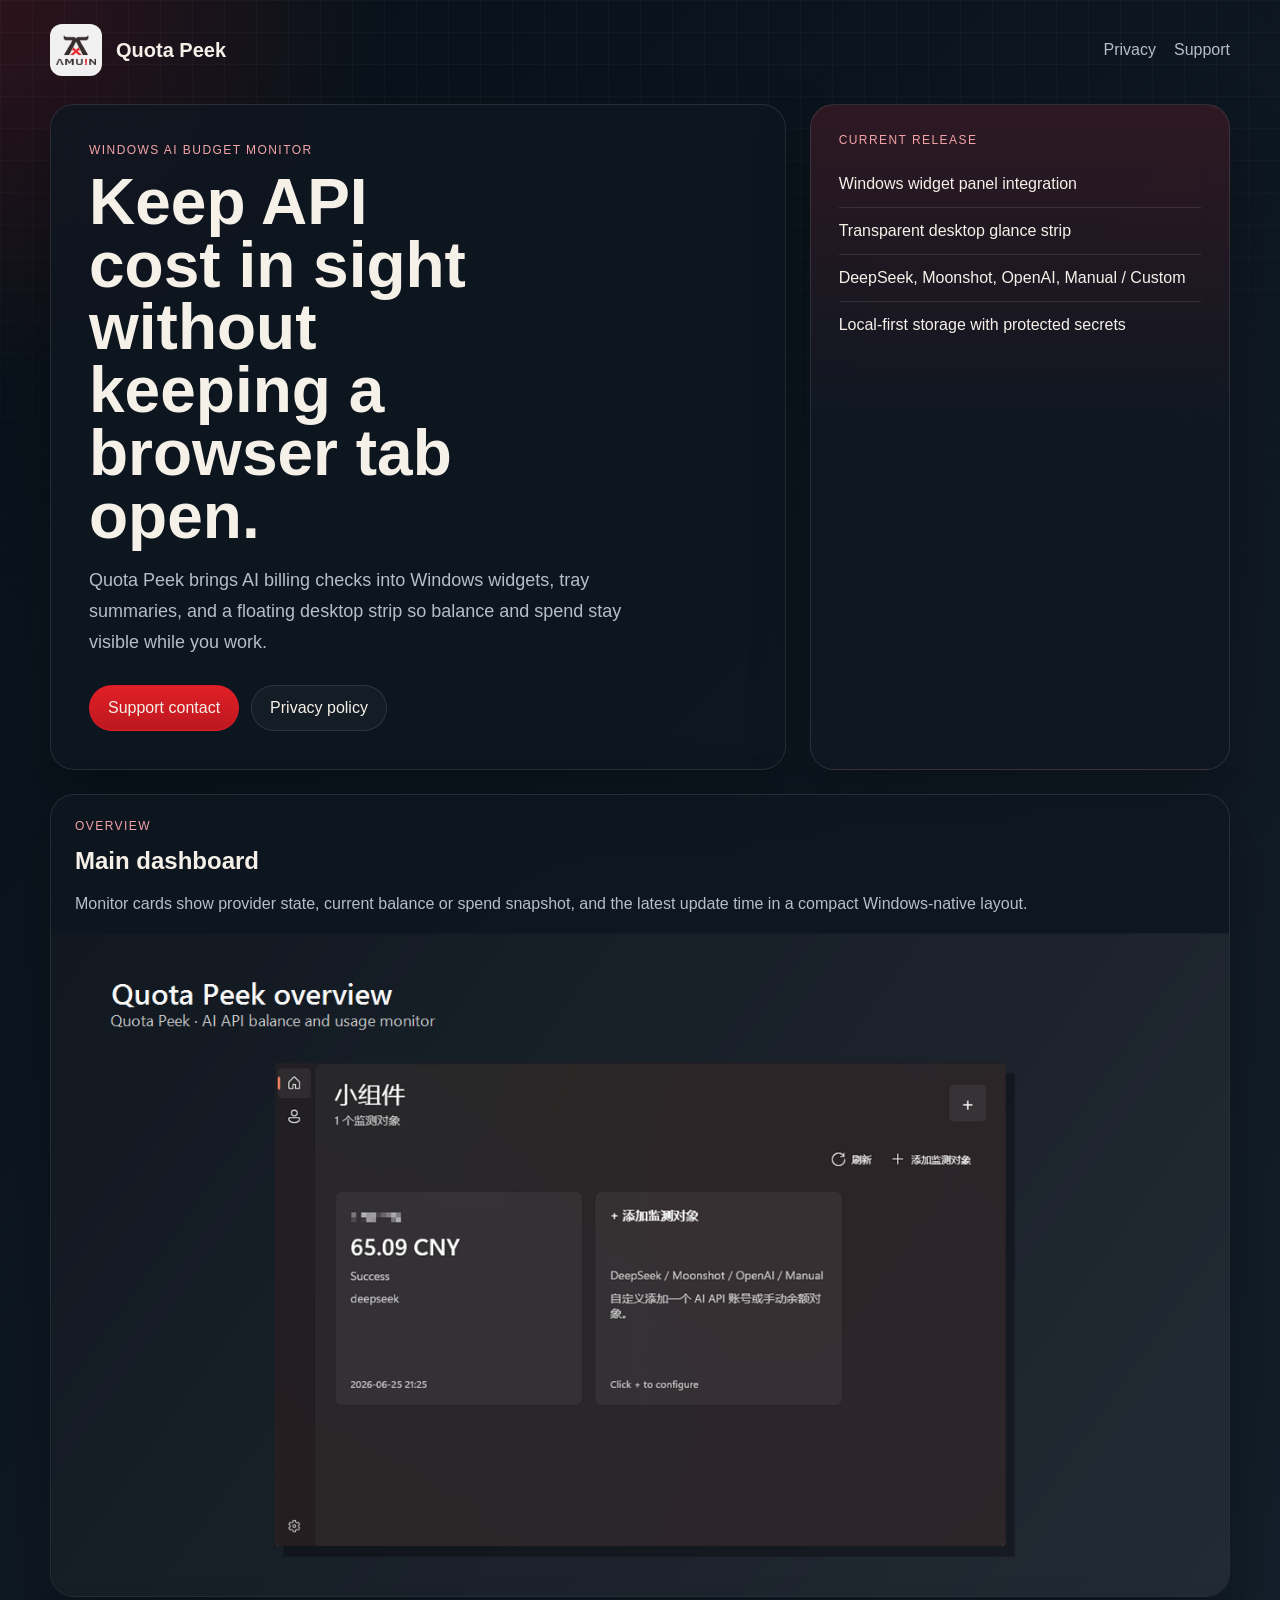
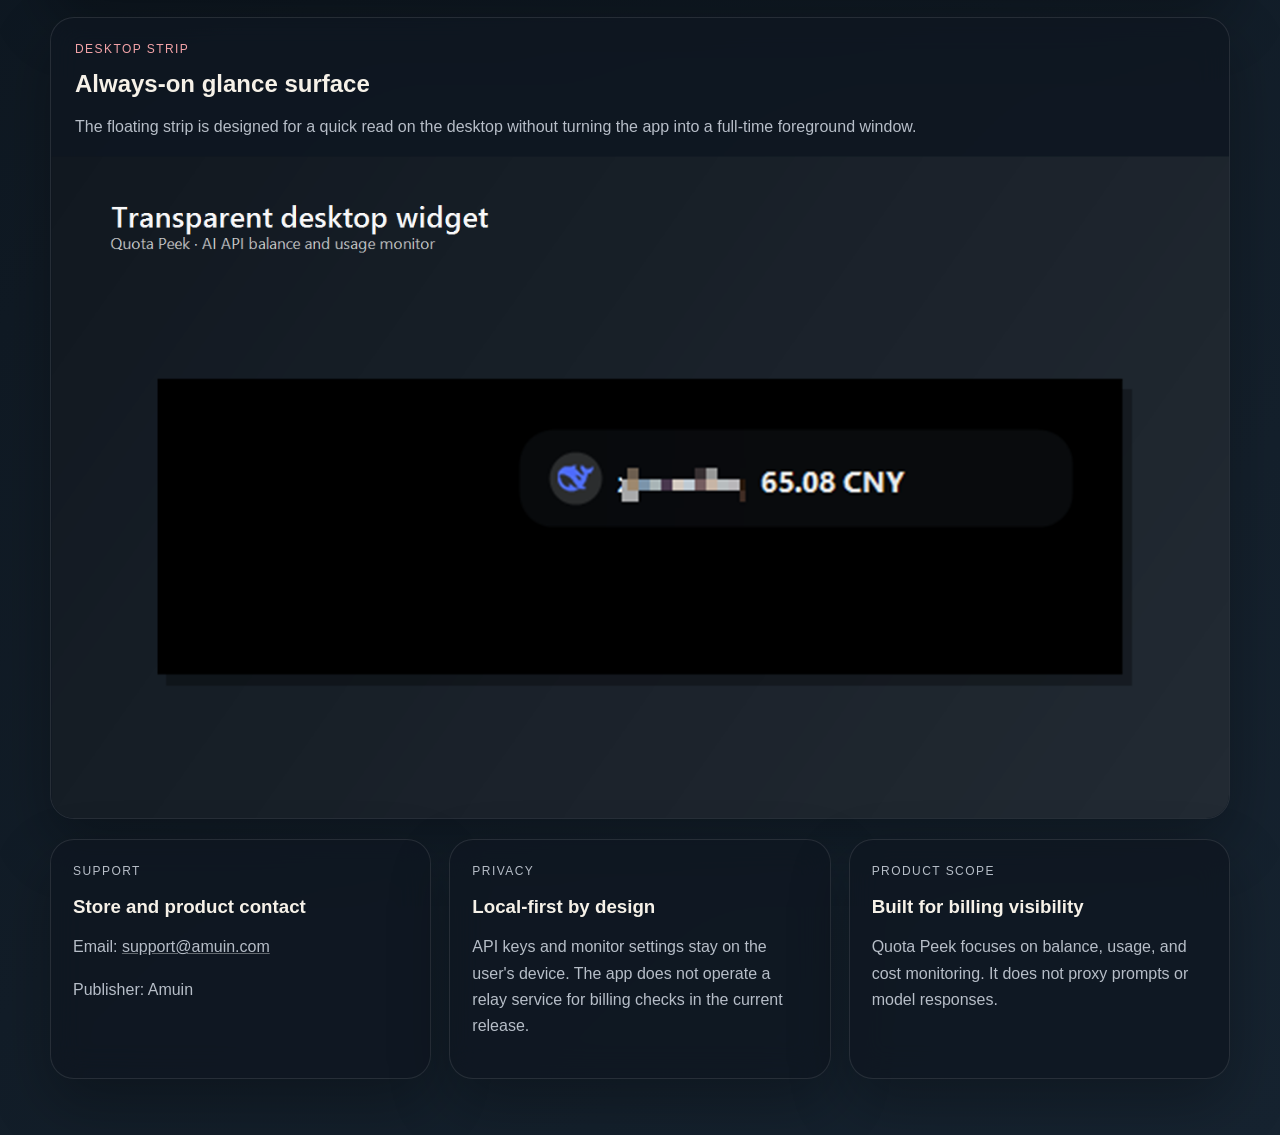
<file: index.html>
<!doctype html>
<html lang="en">
<head>
  <meta charset="utf-8">
  <meta name="viewport" content="width=device-width, initial-scale=1">
  <title>Quota Peek | Amuin</title>
  <meta name="description" content="Quota Peek is a Windows companion for monitoring AI API balance, cost, and usage across desktop widgets and floating glance surfaces.">
  <link rel="stylesheet" href="styles.css">
</head>
<body>
  <div class="backdrop"></div>
  <main class="shell">
    <header class="topbar">
      <a class="brand" href="index.html" aria-label="Quota Peek home">
        <img src="assets/AMUIN-dark.png" alt="Amuin logo">
        <span>Quota Peek</span>
      </a>
      <nav class="nav">
        <a href="privacy.html">Privacy</a>
        <a href="support.html">Support</a>
      </nav>
    </header>

    <section class="hero">
      <div class="hero-copy">
        <p class="kicker">Windows AI budget monitor</p>
        <h1>Keep API cost in sight without keeping a browser tab open.</h1>
        <p class="lead">Quota Peek brings AI billing checks into Windows widgets, tray summaries, and a floating desktop strip so balance and spend stay visible while you work.</p>
        <div class="hero-actions">
          <a class="button primary" href="support.html">Support contact</a>
          <a class="button" href="privacy.html">Privacy policy</a>
        </div>
      </div>

      <aside class="hero-panel">
        <p class="panel-label">Current release</p>
        <ul class="feature-list">
          <li>Windows widget panel integration</li>
          <li>Transparent desktop glance strip</li>
          <li>DeepSeek, Moonshot, OpenAI, Manual / Custom</li>
          <li>Local-first storage with protected secrets</li>
        </ul>
      </aside>
    </section>

    <section class="showcase">
      <article class="shot">
        <div class="shot-copy">
          <p class="shot-label">Overview</p>
          <h2>Main dashboard</h2>
          <p>Monitor cards show provider state, current balance or spend snapshot, and the latest update time in a compact Windows-native layout.</p>
        </div>
        <img src="assets/store-screenshot-01-overview.png" alt="Quota Peek overview screen">
      </article>

      <article class="shot">
        <div class="shot-copy">
          <p class="shot-label">Desktop strip</p>
          <h2>Always-on glance surface</h2>
          <p>The floating strip is designed for a quick read on the desktop without turning the app into a full-time foreground window.</p>
        </div>
        <img src="assets/store-screenshot-03-desktop-widget.png" alt="Quota Peek transparent desktop widget">
      </article>
    </section>

    <section class="grid">
      <article class="card">
        <p class="card-kicker">Support</p>
        <h3>Store and product contact</h3>
        <p>Email: <a href="mailto:support@amuin.com">support@amuin.com</a></p>
        <p>Publisher: Amuin</p>
      </article>

      <article class="card">
        <p class="card-kicker">Privacy</p>
        <h3>Local-first by design</h3>
        <p>API keys and monitor settings stay on the user's device. The app does not operate a relay service for billing checks in the current release.</p>
      </article>

      <article class="card">
        <p class="card-kicker">Product scope</p>
        <h3>Built for billing visibility</h3>
        <p>Quota Peek focuses on balance, usage, and cost monitoring. It does not proxy prompts or model responses.</p>
      </article>
    </section>
  </main>
</body>
</html>
</file>
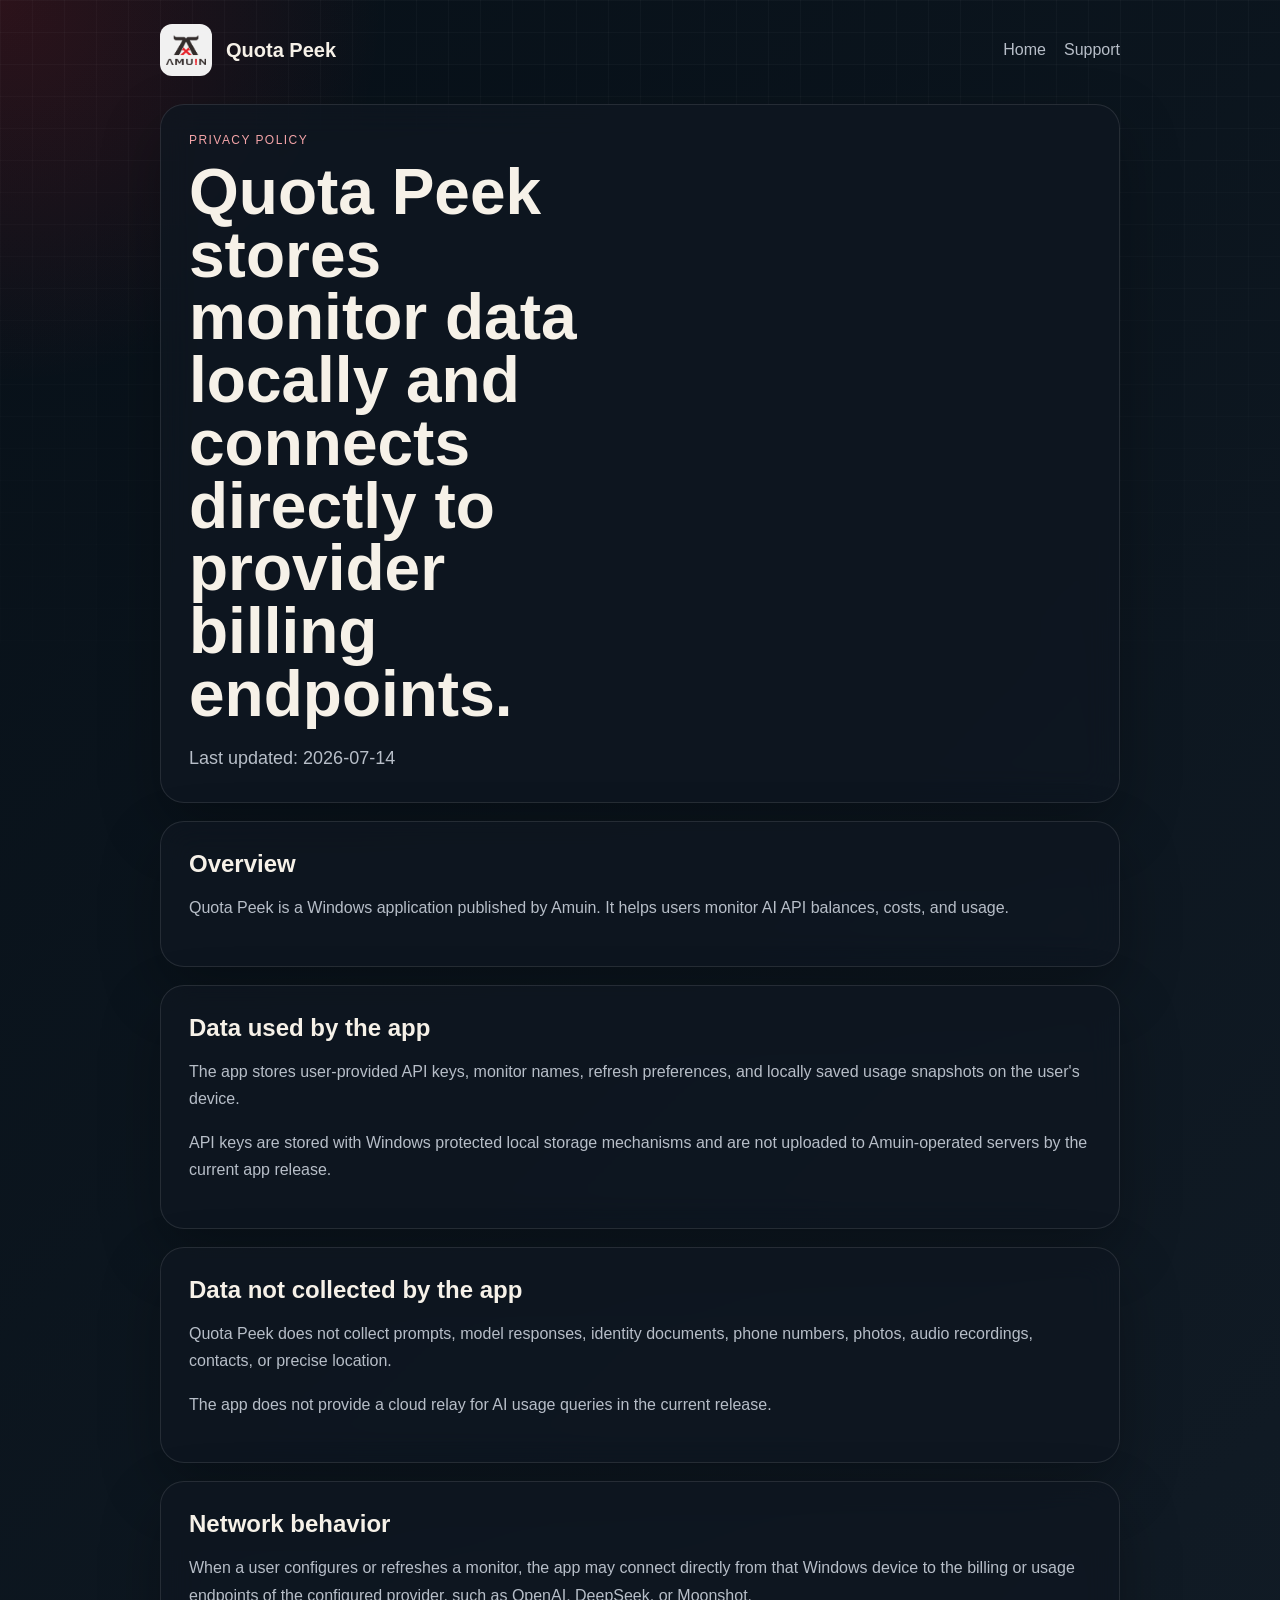
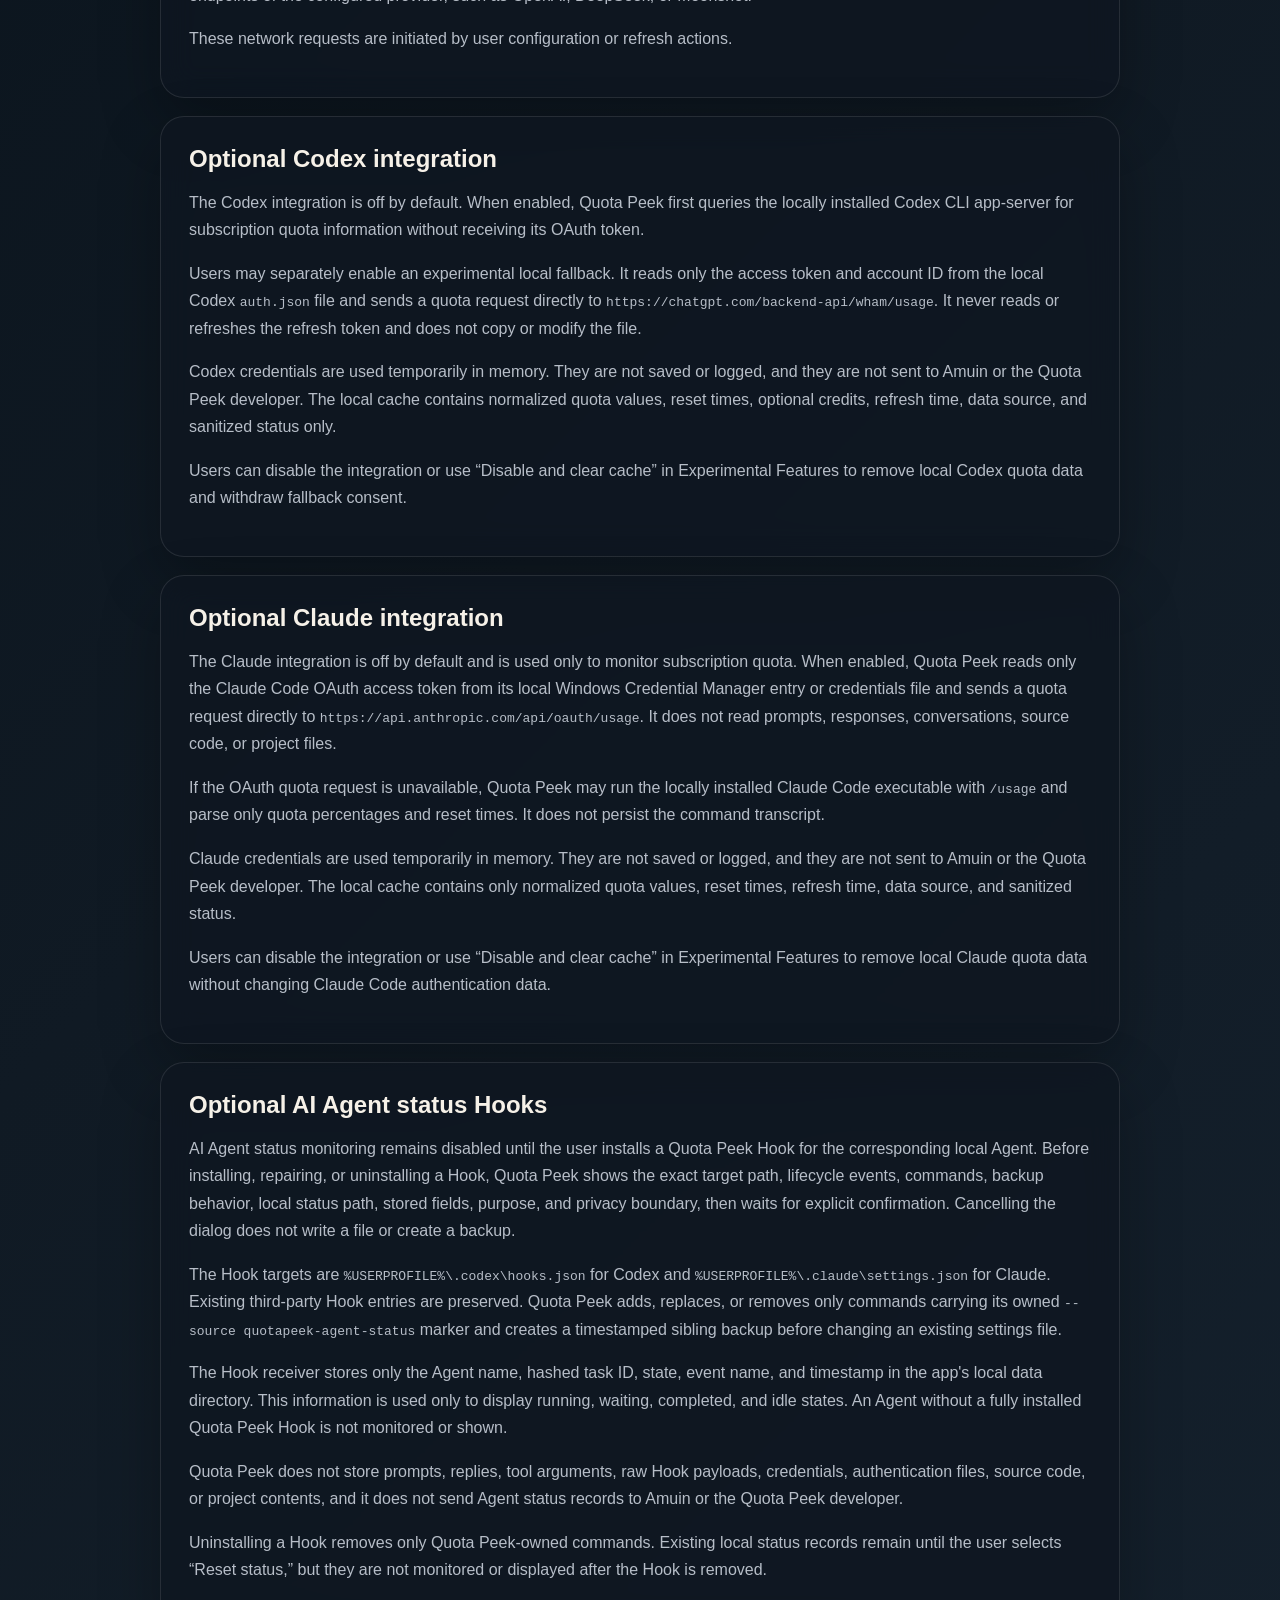
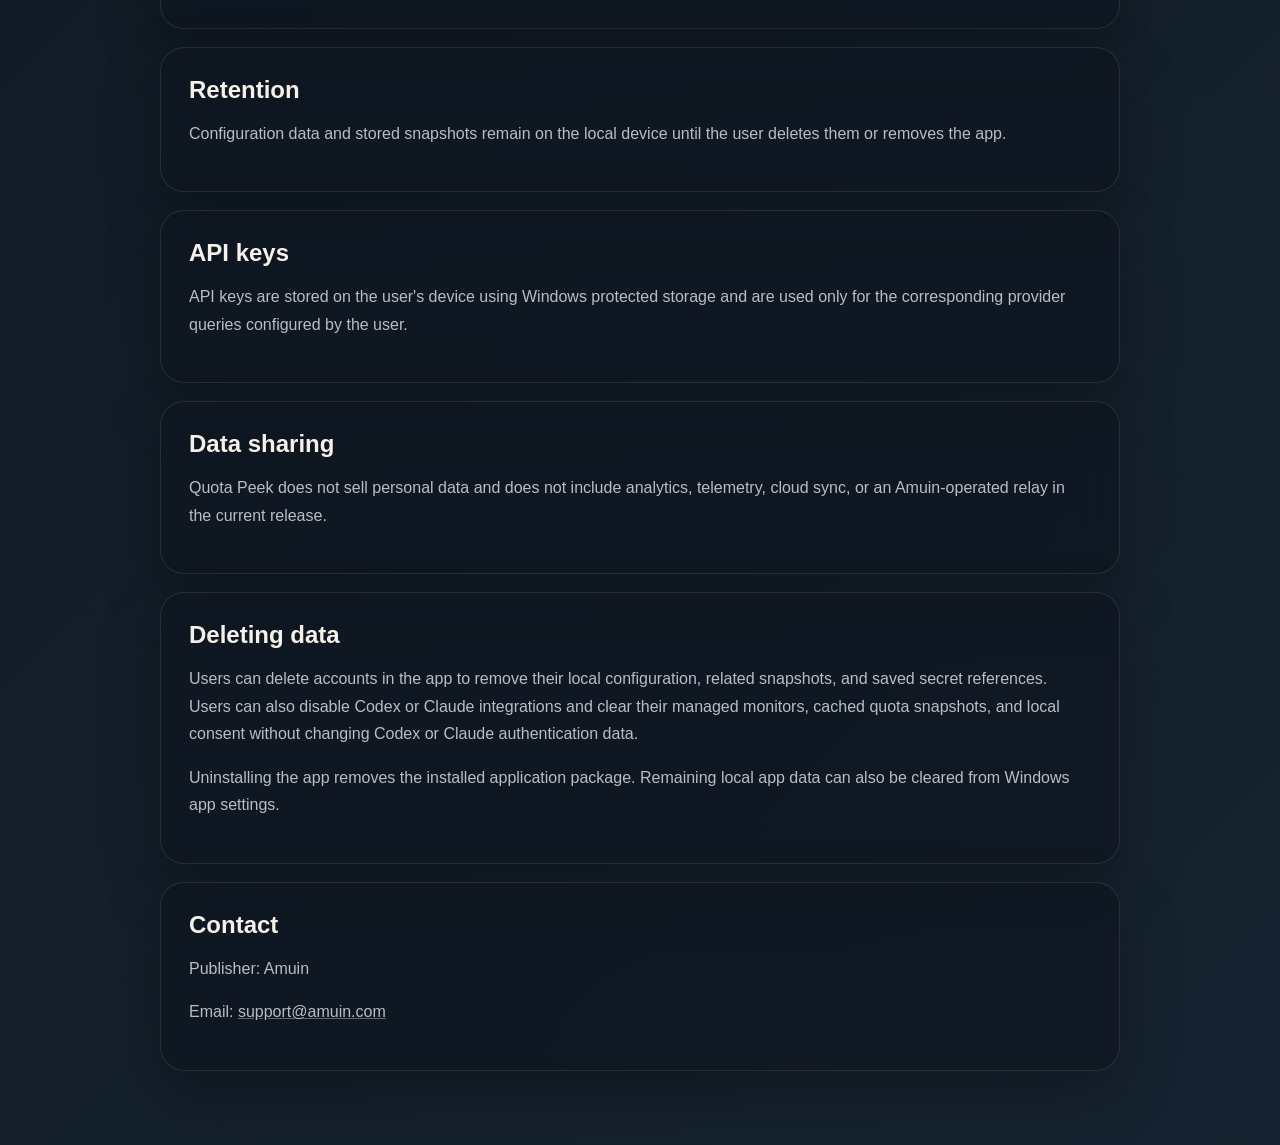
<file: privacy.html>
<!doctype html>
<html lang="en">
<head>
  <meta charset="utf-8">
  <meta name="viewport" content="width=device-width, initial-scale=1">
  <title>Quota Peek Privacy Policy</title>
  <link rel="stylesheet" href="styles.css">
</head>
<body>
  <div class="backdrop"></div>
  <main class="shell legal-shell">
    <header class="topbar">
      <a class="brand" href="index.html" aria-label="Quota Peek home">
        <img src="assets/AMUIN-dark.png" alt="Amuin logo">
        <span>Quota Peek</span>
      </a>
      <nav class="nav">
        <a href="index.html">Home</a>
        <a href="support.html">Support</a>
      </nav>
    </header>

    <section class="legal-hero">
      <p class="kicker">Privacy policy</p>
      <h1>Quota Peek stores monitor data locally and connects directly to provider billing endpoints.</h1>
      <p class="lead">Last updated: 2026-07-14</p>
    </section>

    <section class="legal-card">
      <h2>Overview</h2>
      <p>Quota Peek is a Windows application published by Amuin. It helps users monitor AI API balances, costs, and usage.</p>
    </section>

    <section class="legal-card">
      <h2>Data used by the app</h2>
      <p>The app stores user-provided API keys, monitor names, refresh preferences, and locally saved usage snapshots on the user's device.</p>
      <p>API keys are stored with Windows protected local storage mechanisms and are not uploaded to Amuin-operated servers by the current app release.</p>
    </section>

    <section class="legal-card">
      <h2>Data not collected by the app</h2>
      <p>Quota Peek does not collect prompts, model responses, identity documents, phone numbers, photos, audio recordings, contacts, or precise location.</p>
      <p>The app does not provide a cloud relay for AI usage queries in the current release.</p>
    </section>

    <section class="legal-card">
      <h2>Network behavior</h2>
      <p>When a user configures or refreshes a monitor, the app may connect directly from that Windows device to the billing or usage endpoints of the configured provider, such as OpenAI, DeepSeek, or Moonshot.</p>
      <p>These network requests are initiated by user configuration or refresh actions.</p>
    </section>

    <section class="legal-card">
      <h2>Optional Codex integration</h2>
      <p>The Codex integration is off by default. When enabled, Quota Peek first queries the locally installed Codex CLI app-server for subscription quota information without receiving its OAuth token.</p>
      <p>Users may separately enable an experimental local fallback. It reads only the access token and account ID from the local Codex <code>auth.json</code> file and sends a quota request directly to <code>https://chatgpt.com/backend-api/wham/usage</code>. It never reads or refreshes the refresh token and does not copy or modify the file.</p>
      <p>Codex credentials are used temporarily in memory. They are not saved or logged, and they are not sent to Amuin or the Quota Peek developer. The local cache contains normalized quota values, reset times, optional credits, refresh time, data source, and sanitized status only.</p>
      <p>Users can disable the integration or use “Disable and clear cache” in Experimental Features to remove local Codex quota data and withdraw fallback consent.</p>
    </section>

    <section class="legal-card">
      <h2>Optional Claude integration</h2>
      <p>The Claude integration is off by default and is used only to monitor subscription quota. When enabled, Quota Peek reads only the Claude Code OAuth access token from its local Windows Credential Manager entry or credentials file and sends a quota request directly to <code>https://api.anthropic.com/api/oauth/usage</code>. It does not read prompts, responses, conversations, source code, or project files.</p>
      <p>If the OAuth quota request is unavailable, Quota Peek may run the locally installed Claude Code executable with <code>/usage</code> and parse only quota percentages and reset times. It does not persist the command transcript.</p>
      <p>Claude credentials are used temporarily in memory. They are not saved or logged, and they are not sent to Amuin or the Quota Peek developer. The local cache contains only normalized quota values, reset times, refresh time, data source, and sanitized status.</p>
      <p>Users can disable the integration or use “Disable and clear cache” in Experimental Features to remove local Claude quota data without changing Claude Code authentication data.</p>
    </section>

    <section class="legal-card">
      <h2>Optional AI Agent status Hooks</h2>
      <p>AI Agent status monitoring remains disabled until the user installs a Quota Peek Hook for the corresponding local Agent. Before installing, repairing, or uninstalling a Hook, Quota Peek shows the exact target path, lifecycle events, commands, backup behavior, local status path, stored fields, purpose, and privacy boundary, then waits for explicit confirmation. Cancelling the dialog does not write a file or create a backup.</p>
      <p>The Hook targets are <code>%USERPROFILE%\.codex\hooks.json</code> for Codex and <code>%USERPROFILE%\.claude\settings.json</code> for Claude. Existing third-party Hook entries are preserved. Quota Peek adds, replaces, or removes only commands carrying its owned <code>--source quotapeek-agent-status</code> marker and creates a timestamped sibling backup before changing an existing settings file.</p>
      <p>The Hook receiver stores only the Agent name, hashed task ID, state, event name, and timestamp in the app's local data directory. This information is used only to display running, waiting, completed, and idle states. An Agent without a fully installed Quota Peek Hook is not monitored or shown.</p>
      <p>Quota Peek does not store prompts, replies, tool arguments, raw Hook payloads, credentials, authentication files, source code, or project contents, and it does not send Agent status records to Amuin or the Quota Peek developer.</p>
      <p>Uninstalling a Hook removes only Quota Peek-owned commands. Existing local status records remain until the user selects “Reset status,” but they are not monitored or displayed after the Hook is removed.</p>
    </section>

    <section class="legal-card">
      <h2>Retention</h2>
      <p>Configuration data and stored snapshots remain on the local device until the user deletes them or removes the app.</p>
    </section>

    <section class="legal-card">
      <h2>API keys</h2>
      <p>API keys are stored on the user's device using Windows protected storage and are used only for the corresponding provider queries configured by the user.</p>
    </section>

    <section class="legal-card">
      <h2>Data sharing</h2>
      <p>Quota Peek does not sell personal data and does not include analytics, telemetry, cloud sync, or an Amuin-operated relay in the current release.</p>
    </section>

    <section class="legal-card">
      <h2>Deleting data</h2>
      <p>Users can delete accounts in the app to remove their local configuration, related snapshots, and saved secret references. Users can also disable Codex or Claude integrations and clear their managed monitors, cached quota snapshots, and local consent without changing Codex or Claude authentication data.</p>
      <p>Uninstalling the app removes the installed application package. Remaining local app data can also be cleared from Windows app settings.</p>
    </section>

    <section class="legal-card">
      <h2>Contact</h2>
      <p>Publisher: Amuin</p>
      <p>Email: <a href="mailto:support@amuin.com">support@amuin.com</a></p>
    </section>
  </main>
</body>
</html>
</file>
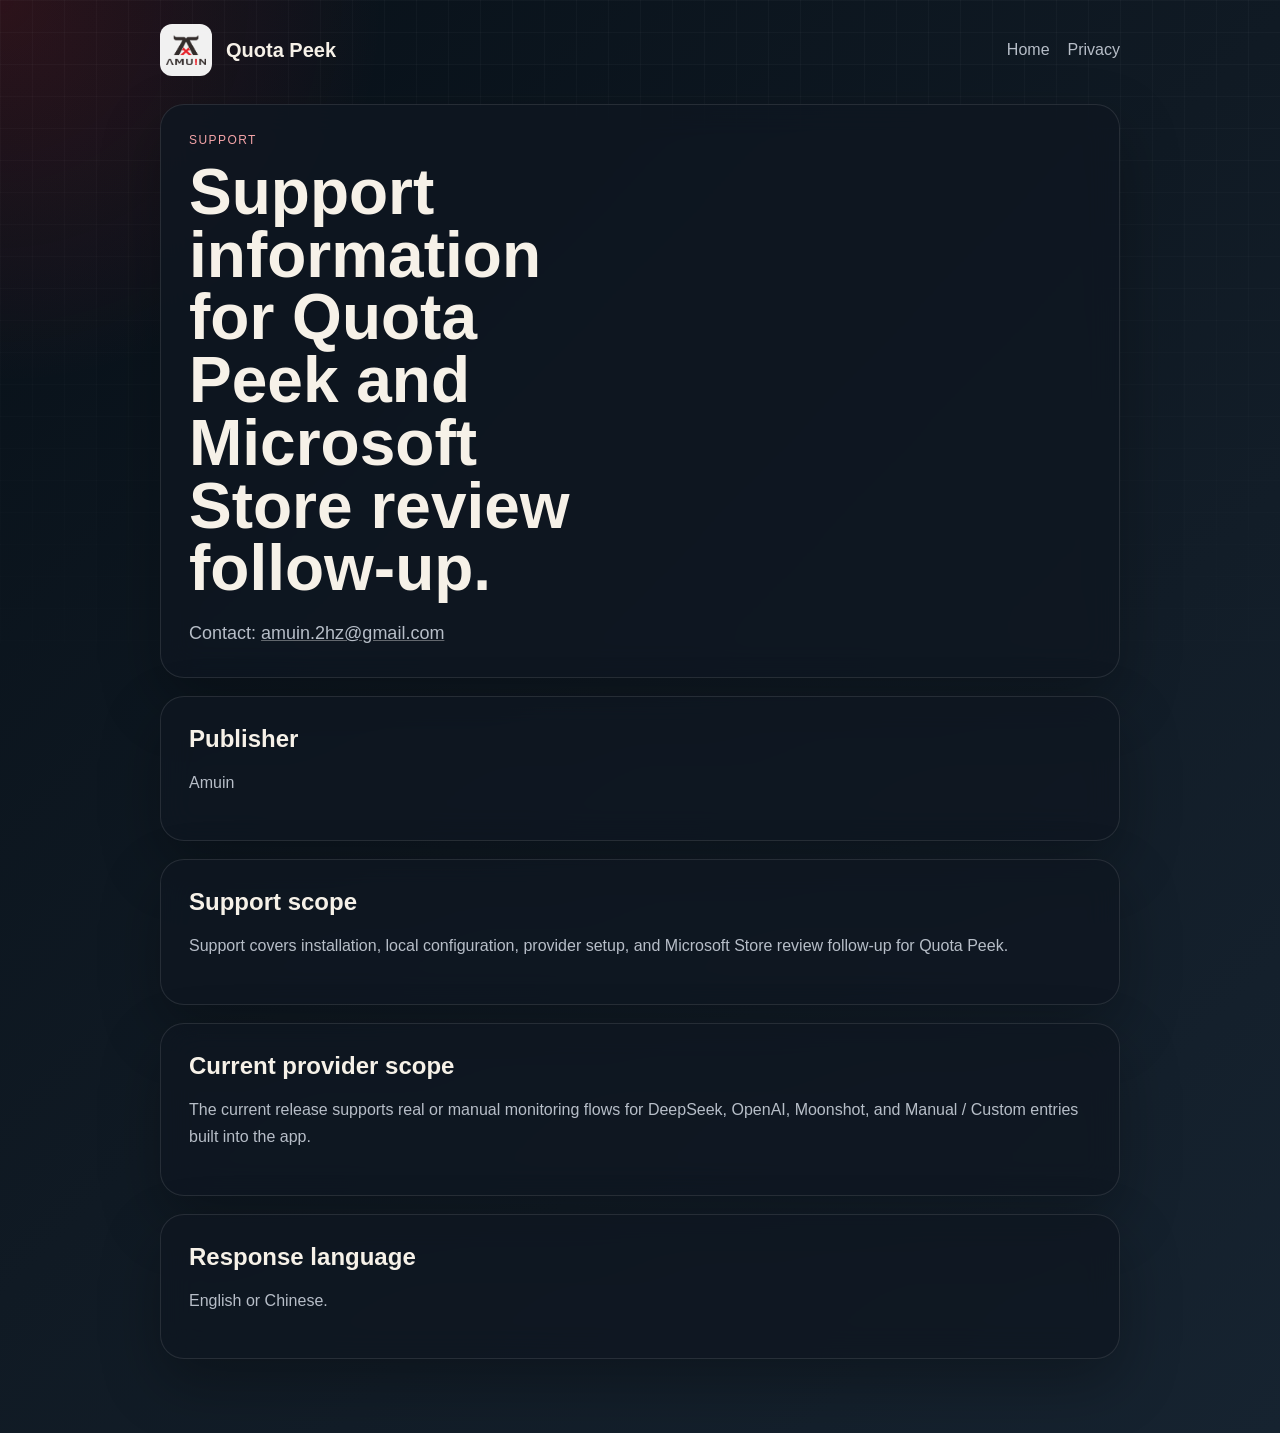
<file: support.html>
<!doctype html>
<html lang="en">
<head>
  <meta charset="utf-8">
  <meta name="viewport" content="width=device-width, initial-scale=1">
  <title>Quota Peek Support</title>
  <link rel="stylesheet" href="styles.css">
</head>
<body>
  <div class="backdrop"></div>
  <main class="shell legal-shell">
    <header class="topbar">
      <a class="brand" href="index.html" aria-label="Quota Peek home">
        <img src="assets/AMUIN-dark.png" alt="Amuin logo">
        <span>Quota Peek</span>
      </a>
      <nav class="nav">
        <a href="index.html">Home</a>
        <a href="privacy.html">Privacy</a>
      </nav>
    </header>

    <section class="legal-hero">
      <p class="kicker">Support</p>
      <h1>Support information for Quota Peek and Microsoft Store review follow-up.</h1>
      <p class="lead">Contact: <a href="mailto:support@amuin.com">amuin.2hz@gmail.com</a></p>
    </section>

    <section class="legal-card">
      <h2>Publisher</h2>
      <p>Amuin</p>
    </section>

    <section class="legal-card">
      <h2>Support scope</h2>
      <p>Support covers installation, local configuration, provider setup, and Microsoft Store review follow-up for Quota Peek.</p>
    </section>

    <section class="legal-card">
      <h2>Current provider scope</h2>
      <p>The current release supports real or manual monitoring flows for DeepSeek, OpenAI, Moonshot, and Manual / Custom entries built into the app.</p>
    </section>

    <section class="legal-card">
      <h2>Response language</h2>
      <p>English or Chinese.</p>
    </section>
  </main>
</body>
</html>
</file>
<file: styles.css>
:root {
  --bg: #0b1118;
  --panel: rgba(15, 23, 32, 0.78);
  --panel-strong: rgba(16, 24, 34, 0.92);
  --line: rgba(255, 255, 255, 0.1);
  --text: #f6f1e8;
  --muted: #b7bec8;
  --accent: #ef2028;
  --accent-soft: rgba(239, 32, 40, 0.16);
  --shadow: rgba(0, 0, 0, 0.28);
}

* {
  box-sizing: border-box;
}

html,
body {
  margin: 0;
  min-height: 100%;
  background:
    radial-gradient(circle at top left, rgba(239, 32, 40, 0.16), transparent 24rem),
    linear-gradient(135deg, #071018 0%, #101a24 48%, #162330 100%);
  color: var(--text);
  font-family: "Segoe UI", "Noto Sans", sans-serif;
}

body {
  position: relative;
}

a {
  color: inherit;
  text-decoration-color: rgba(255, 255, 255, 0.35);
}

.backdrop {
  position: fixed;
  inset: 0;
  background-image:
    linear-gradient(rgba(255, 255, 255, 0.03) 1px, transparent 1px),
    linear-gradient(90deg, rgba(255, 255, 255, 0.03) 1px, transparent 1px);
  background-size: 32px 32px;
  mask-image: linear-gradient(to bottom, rgba(0, 0, 0, 0.9), transparent 90%);
  pointer-events: none;
}

.shell {
  position: relative;
  width: min(1180px, calc(100% - 32px));
  margin: 0 auto;
  padding: 24px 0 56px;
}

.topbar {
  display: flex;
  align-items: center;
  justify-content: space-between;
  gap: 16px;
  margin-bottom: 28px;
}

.brand {
  display: inline-flex;
  align-items: center;
  gap: 14px;
  text-decoration: none;
  font-size: 20px;
  font-weight: 700;
}

.brand img {
  width: 52px;
  height: 52px;
  object-fit: contain;
  border-radius: 12px;
  background: rgba(255, 255, 255, 0.94);
  padding: 6px;
}

.nav {
  display: flex;
  gap: 18px;
  flex-wrap: wrap;
}

.nav a {
  color: var(--muted);
  text-decoration: none;
}

.hero,
.showcase,
.grid,
.legal-hero,
.legal-card {
  position: relative;
  z-index: 1;
}

.hero {
  display: grid;
  grid-template-columns: minmax(0, 1.4fr) minmax(300px, 0.8fr);
  gap: 24px;
  align-items: stretch;
  margin-bottom: 24px;
}

.hero-copy,
.hero-panel,
.legal-hero,
.legal-card,
.card,
.shot {
  border: 1px solid var(--line);
  border-radius: 24px;
  background: var(--panel);
  backdrop-filter: blur(16px);
  box-shadow: 0 24px 60px var(--shadow);
}

.hero-copy {
  padding: 38px;
}

.hero-panel {
  padding: 28px;
  background:
    linear-gradient(180deg, rgba(239, 32, 40, 0.14), transparent 48%),
    var(--panel-strong);
}

.kicker,
.panel-label,
.shot-label,
.card-kicker {
  margin: 0 0 14px;
  color: #f4a4a8;
  font-size: 12px;
  letter-spacing: 0.12em;
  text-transform: uppercase;
}

h1 {
  margin: 0;
  max-width: 12ch;
  font-size: clamp(2.6rem, 5vw, 4.6rem);
  line-height: 0.98;
  letter-spacing: 0;
}

h2,
h3 {
  margin: 0 0 10px;
}

.lead {
  margin: 18px 0 0;
  max-width: 58ch;
  color: var(--muted);
  font-size: 18px;
  line-height: 1.7;
}

.hero-actions {
  display: flex;
  gap: 12px;
  flex-wrap: wrap;
  margin-top: 28px;
}

.button {
  display: inline-flex;
  align-items: center;
  justify-content: center;
  min-height: 46px;
  padding: 0 18px;
  border: 1px solid var(--line);
  border-radius: 999px;
  background: rgba(255, 255, 255, 0.03);
  text-decoration: none;
}

.button.primary {
  border-color: rgba(239, 32, 40, 0.5);
  background: linear-gradient(180deg, rgba(239, 32, 40, 0.94), rgba(200, 24, 32, 0.94));
}

.feature-list {
  margin: 0;
  padding: 0;
  list-style: none;
}

.feature-list li {
  padding: 14px 0;
  border-top: 1px solid var(--line);
  color: var(--text);
}

.feature-list li:first-child {
  border-top: 0;
}

.showcase {
  display: grid;
  gap: 20px;
  margin-bottom: 20px;
}

.shot {
  overflow: hidden;
}

.shot-copy {
  padding: 24px 24px 0;
}

.shot-copy p:last-child {
  color: var(--muted);
  line-height: 1.65;
}

.shot img {
  display: block;
  width: 100%;
  height: auto;
  margin-top: 8px;
}

.grid {
  display: grid;
  grid-template-columns: repeat(3, minmax(0, 1fr));
  gap: 18px;
}

.card {
  padding: 22px;
}

.card p {
  color: var(--muted);
  line-height: 1.65;
}

.legal-shell {
  width: min(960px, calc(100% - 32px));
}

.legal-hero,
.legal-card {
  padding: 28px;
  margin-bottom: 18px;
}

.legal-card p {
  color: var(--muted);
  line-height: 1.72;
}

@media (max-width: 980px) {
  .hero {
    grid-template-columns: 1fr;
  }

  .grid {
    grid-template-columns: 1fr;
  }
}

@media (max-width: 700px) {
  .shell,
  .legal-shell {
    width: min(100% - 20px, 1180px);
    padding-top: 18px;
  }

  .topbar {
    flex-direction: column;
    align-items: flex-start;
  }

  .hero-copy,
  .hero-panel,
  .legal-hero,
  .legal-card,
  .card {
    padding: 20px;
    border-radius: 20px;
  }

  h1 {
    max-width: none;
  }

  .lead {
    font-size: 16px;
  }
}
</file>
